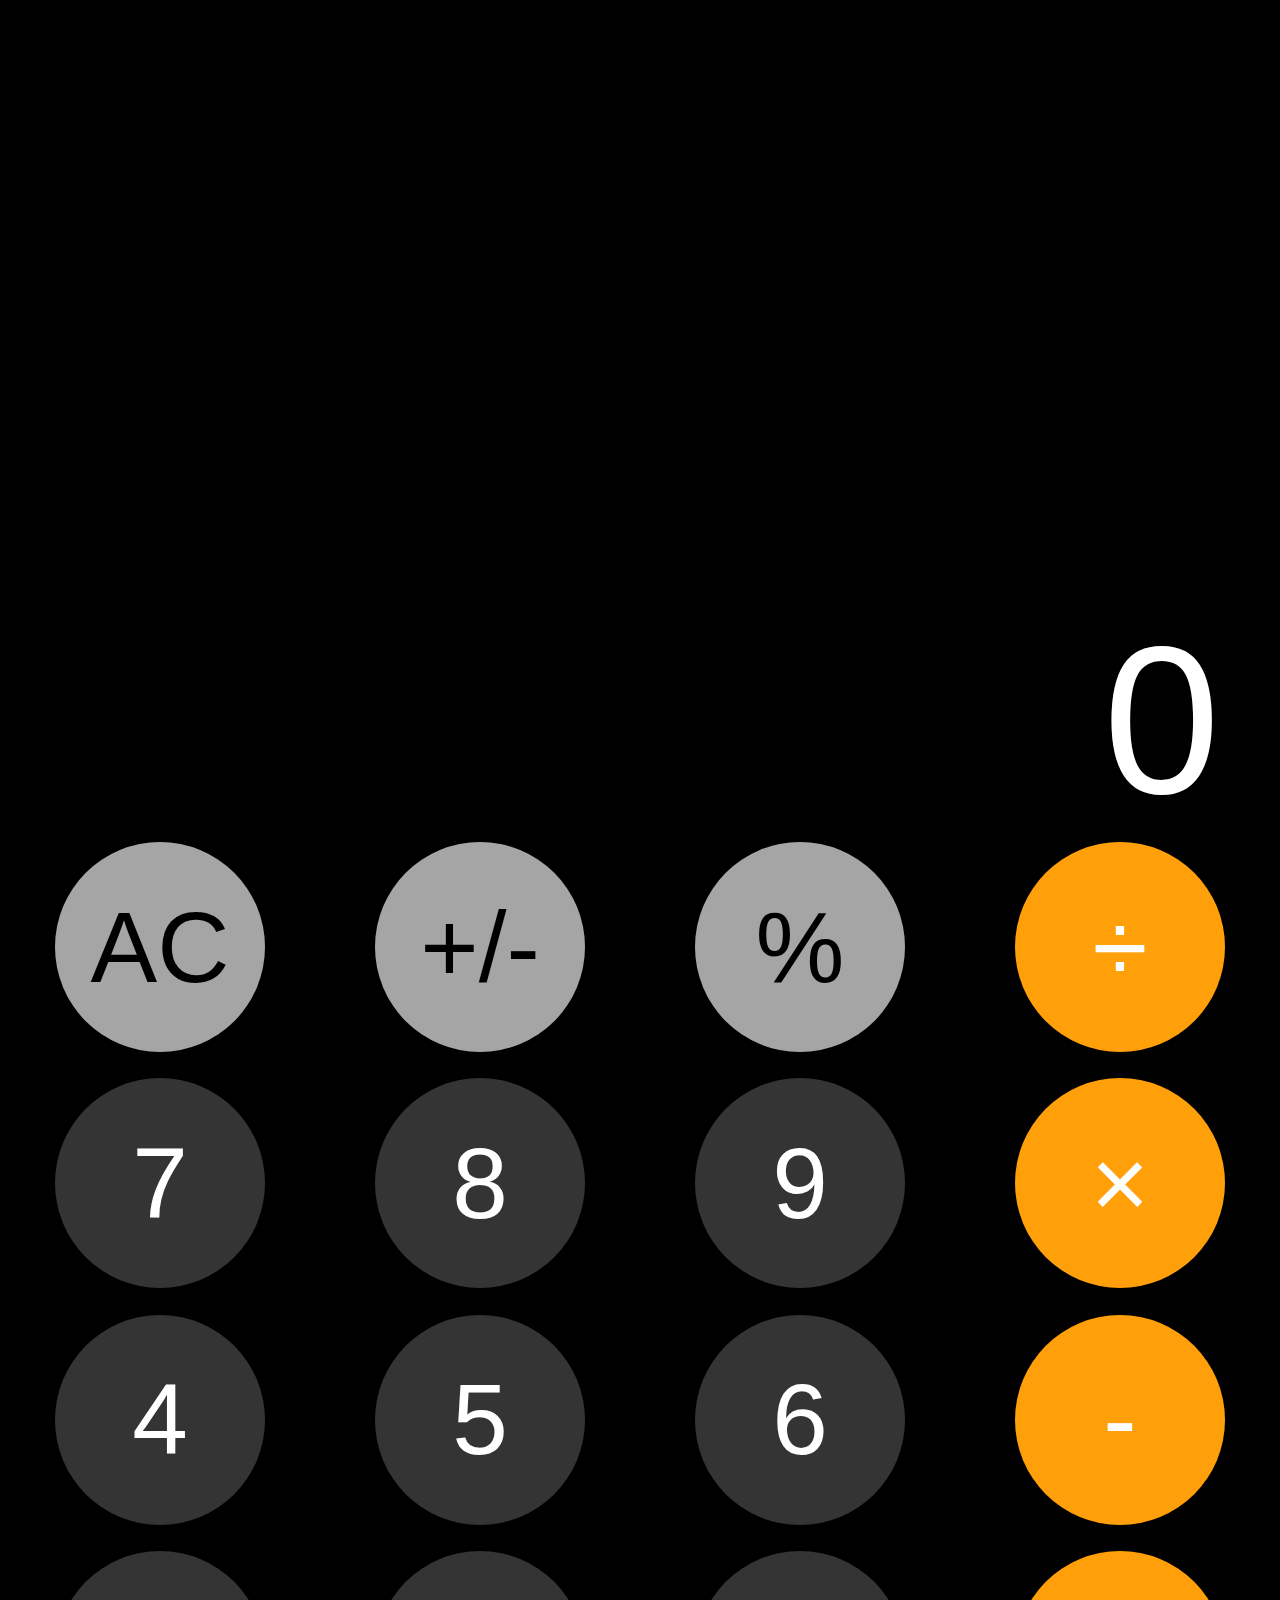
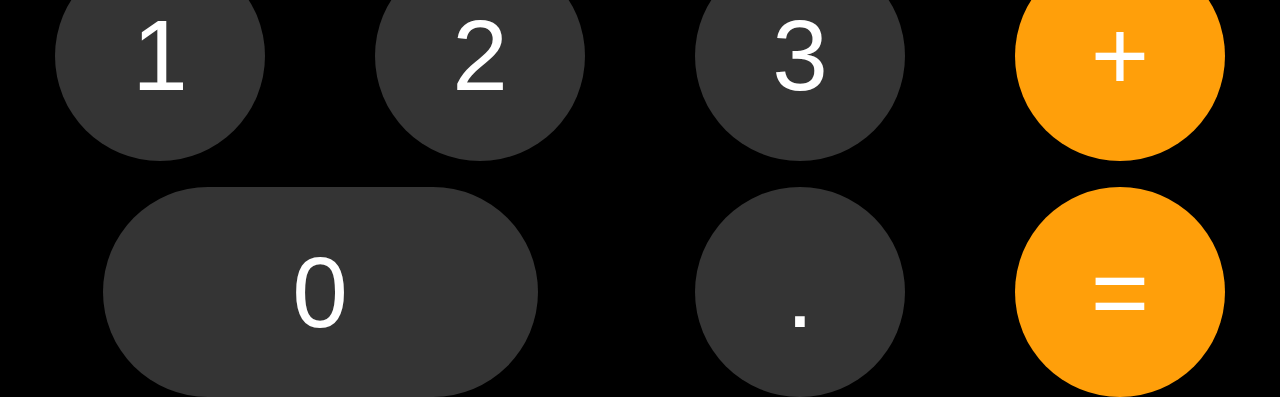
<file: iPhone Calculator/index.html>
<!DOCTYPE html>
<html>
    <head>
        <link rel="stylesheet" href="style.css">
    </head>

    <body>
        <div class="container">
            <div class="result">
                <span>0</span>
            </div>
            <div class="buttons">
                <button class="item item1 clear">AC</button>
                <button class="item item1 negative" value="+/-">+/-</button>
                <button class="item percent sign" value="%">%</button>
                <button class="item item3 sign" value="/">÷</button>
                <button class="item numbers" value="7">7</button>
                <button class="item numbers" value="8">8</button>
                <button class="item numbers" value="9">9</button>
                <button class="item item3 sign" value="x">×</button>
                <button class="item numbers" value="4">4</button>
                <button class="item numbers" value="5">5</button>
                <button class="item numbers" value="6">6</button>
                <button class="item item3 sign" value="-">-</button>
                <button class="item numbers" value="1">1</button>
                <button class="item numbers" value="2">2</button>
                <button class="item numbers" value="3">3</button>
                <button class="item item3 sign" value="+">+</button>
                <button class="item itemZero numbers" value="0">0</button>
                <button class="item dot" value=".">.</button>
                <button class="item item3 equals" value="=">=</button>
            </div>
        </div>
    

        <script src="index.js"></script>
    </body>

</html>
</file>
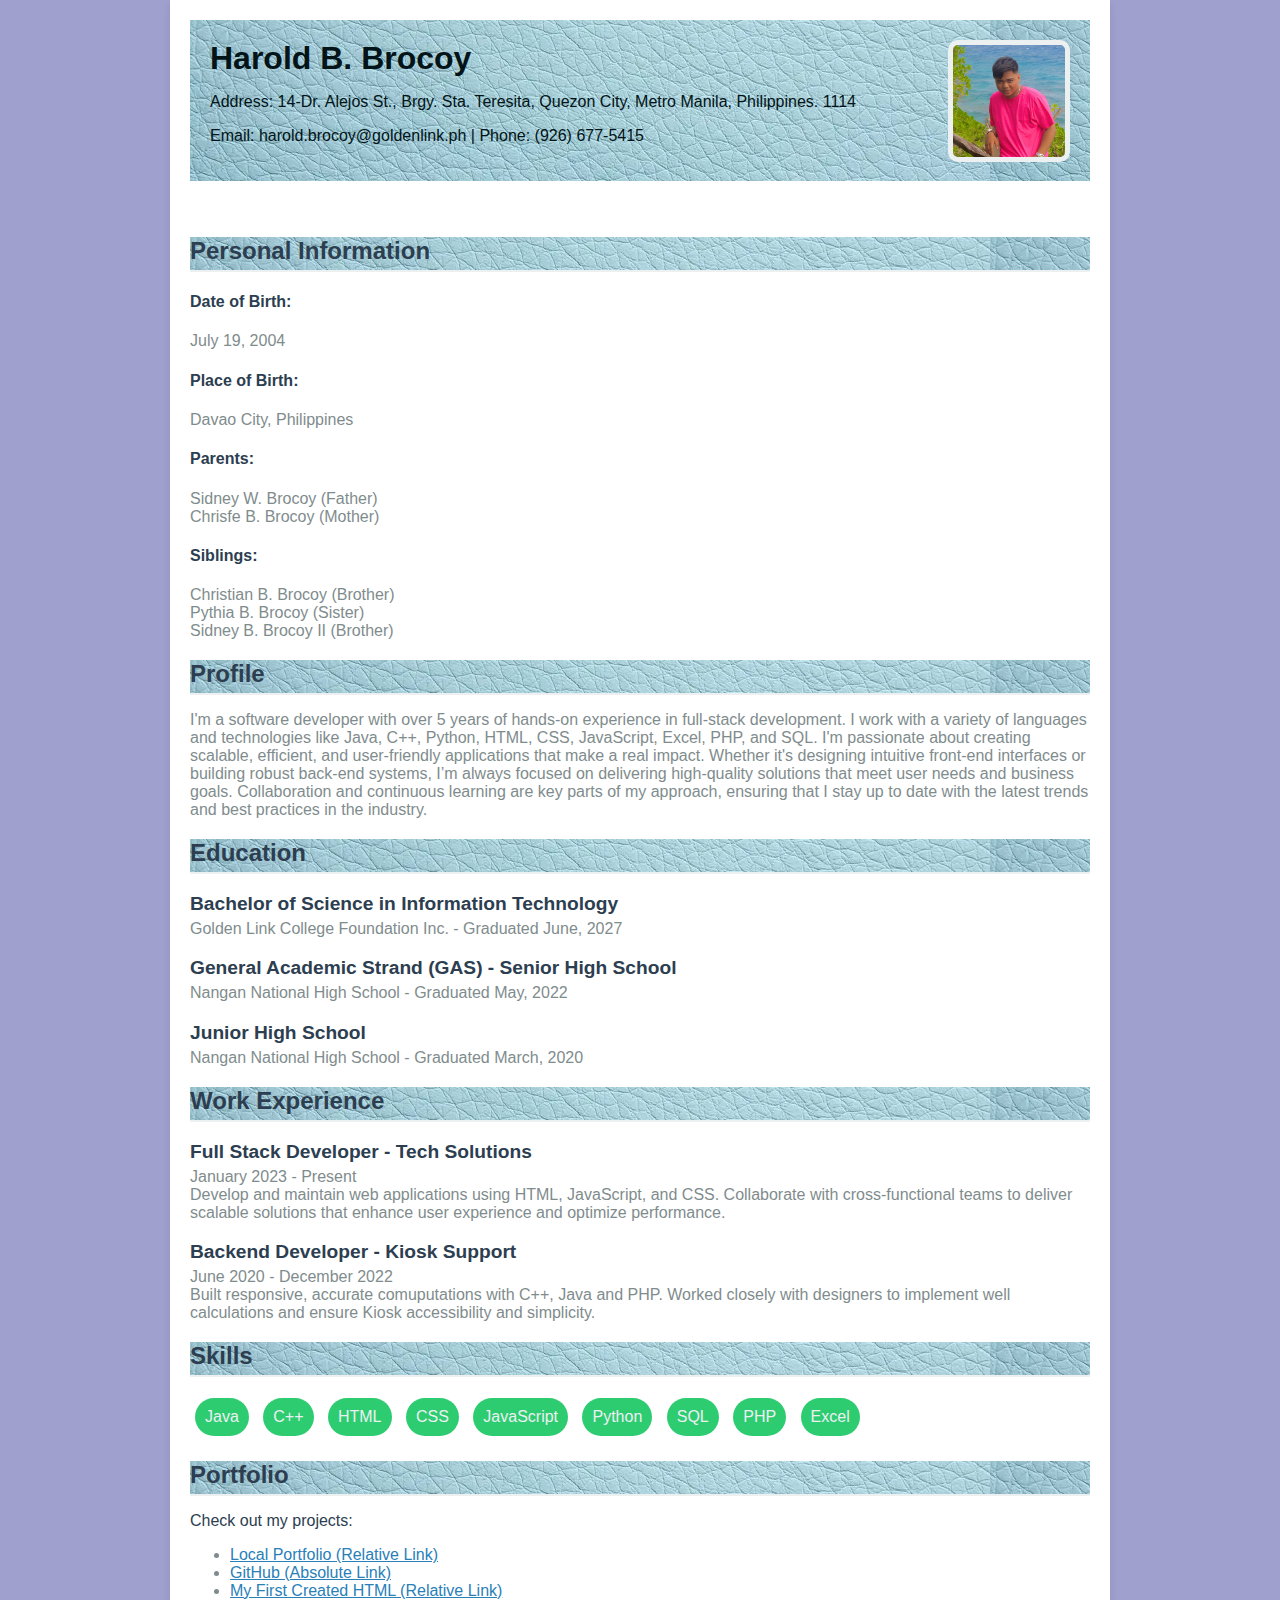
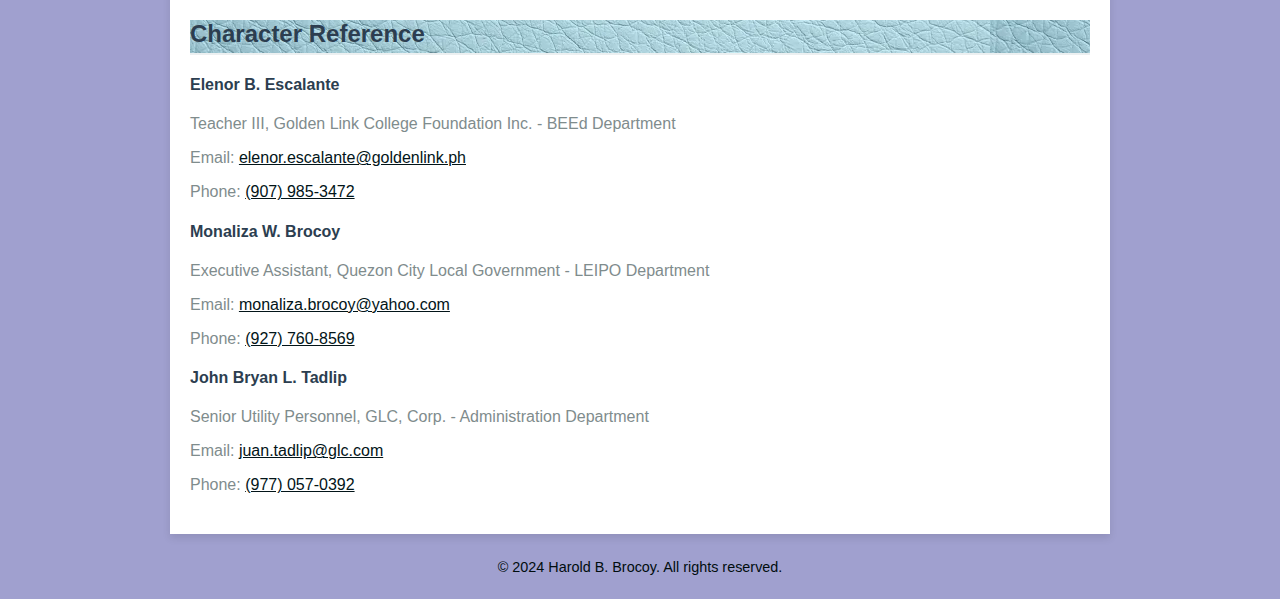
<file: Resume/index.html>
<!DOCTYPE html>
<html lang="en">
<head>
    <meta charset="UTF-8">
    <meta name="viewport" content="width=device-width, initial-scale=1.0">
    <title>Resume - Harold B. Brocoy</title>
    <style>
        body {
            font-family: Arial, sans-serif;
            margin: 0;
            padding: 0;
            background-color: #a0a0cf;
            color: #333;
        }
        .container {
            width: 80%;
            max-width: 900px;
            margin: 0 auto;
            background-color: #fff;
            box-shadow: 0 4px 8px rgba(0, 0, 0, 0.1);
            padding: 20px;
            position: relative;
        }
        header {
            background-image: url(bg.png);
            color: #ecf0f1;
            padding: 20px;
            text-align: left;
            position: relative;
        }
        header h1 {
            margin: 0;
        }
        .profile-photo {
            position: absolute;
            top: 20px;
            right: 20px;
            width: 112px;
            height: 112px;
            border-radius: 10px;
            border: 5px solid #ecf0f1;
            object-fit: cover;
        }
        .section-title {
            color: #2c3e50;
            margin-bottom: 10px;
            border-bottom: 2px solid #ecf0f1;
            padding-bottom: 5px;
        }
        .profile, .skills, .experience, .education, .personal-info, .portfolio, .character-reference {
            margin-bottom: 20px;
            color: #7f8c8d;
        }
        .profile p {
            font-size: 1.1em;
            line-height: 1.5em;
        }
        .skills ul {
            list-style-type: none;
            padding: 0;
        }
        .skills ul li {
            background-color: #2ecc71;
            color: white;
            display: inline-block;
            margin: 5px;
            padding: 10px;
            border-radius: 20px;
        }
        .experience-item, .education-item {
            margin-bottom: 15px;
        }
        .experience-item h3, .education-item h3 {
            margin-bottom: 5px;
            font-size: 1.2em;
        }
        .experience-item p, .education-item p {
            margin: 0;
            color: #7f8c8d;
        }
        footer {
            text-align: center;
            padding: 10px;
            background-color: #a0a0cf;
            font-size: 0.9em;
            color: #010d0e;
        }
    </style>
</head>
<body> 
    

    <div class="container">
        <header>
            <h1 style="color: #021418;">Harold B. Brocoy</h1>
            <p style="color: #021418;"> 
                Address: <a href="https://www.google.com/maps/place/14+Dr.Alejos,+Quezon+City,+1114+Metro+Manila/@14.620073,120.9975477,17z/data=!3m1!4b1!4m6!3m5!1s0x3397b6103a162abb:0x11a73593443b3ef8!8m2!3d14.620073!4d121.0001226!16s%2Fg%2F11g18vymw1?entry=ttu&g_ep=EgoyMDI0MDkxOC4xIKXMDSoASAFQAw%3D%3D" style="color: #021418; text-decoration: none;">14-Dr. Alejos St., Brgy. Sta. Teresita, Quezon City, Metro Manila, Philippines. 1114</a>
            </p>
            <p style="color: #021418;">
                Email: <a href="mailto:harold.brocoy@goldenlink.ph" style="color: #021418; text-decoration: none;">harold.brocoy@goldenlink.ph</a> |
                Phone: <a href="tel:+9266775415" style="color: #021418; text-decoration: none;">(926) 677-5415</a>
            </p>
            <img src="photo.jpg" alt="Profile Photo" class="profile-photo">
        </header>
        <br>
        <br>
        <section class="personal-info">
            <h2 class="section-title" style="background-image: url(bg.png);">Personal Information</h2>
            <h4 style="color: #2c3e50;">Date of Birth:</h4> 
            <p>
                July 19, 2004
            </p>
            <h4 style="color: #2c3e50;">Place of Birth:</h4> 
            <p>
                Davao City, Philippines
            </p>
            <h4 style="color: #2c3e50;">Parents:</h4> 
            <p>
                Sidney W. Brocoy (Father)
            <br>
                Chrisfe B. Brocoy (Mother)
            </p>
            <h4 style="color: #2c3e50;">Siblings:</h4> 
            <p>
                Christian B. Brocoy (Brother)
            <br>
                Pythia B. Brocoy (Sister)
            <br>
                Sidney B. Brocoy II (Brother)
            </p>
        </section>

        <section class="profile" ></section>
            <h2 class="section-title" style="background-image: url(bg.png);">Profile</h2>
            <p style="color: #7f8c8d;">I'm a software developer with over 5 years of hands-on experience in full-stack development. I work with a variety of languages and technologies like Java, C++, Python, HTML, CSS, JavaScript, Excel, PHP, and SQL. I'm passionate about creating scalable, efficient, and user-friendly applications that make a real impact. Whether it's designing intuitive front-end interfaces or building robust back-end systems, I’m always focused on delivering high-quality solutions that meet user needs and business goals. Collaboration and continuous learning are key parts of my approach, ensuring that I stay up to date with the latest trends and best practices in the industry.</p>
        </section>

        <section class="education">
            <h2 class="section-title" style="background-image: url(bg.png);">Education</h2>
            <div class="education-item">
                <h3 style="color: #2c3e50;">Bachelor of Science in Information Technology</h3>
                <p>Golden Link College Foundation Inc. - Graduated June, 2027</p>
                <h3 style="color: #2c3e50;">General Academic Strand (GAS) - Senior High School</h3>
                <p>Nangan National High School - Graduated May, 2022</p>
                <h3 style="color: #2c3e50;">Junior High School</h3>
                <p>Nangan National High School - Graduated March, 2020</p>
            </div>
        </section>

        <section class="experience">
            <h2 class="section-title" style="background-image: url(bg.png);">Work Experience</h2>

            <div class="experience-item">
                <h3 style="color: #2c3e50;">Full Stack Developer - Tech Solutions</h3>
                <p>January 2023 - Present</p>
                <p>Develop and maintain web applications using HTML, JavaScript, and CSS. Collaborate with cross-functional teams to deliver scalable solutions that enhance user experience and optimize performance.</p>
            </div>

            <div class="experience-item">
                <h3 style="color: #2c3e50;">Backend Developer - Kiosk Support</h3>
                <p>June 2020 - December 2022</p>
                <p>Built responsive, accurate comuputations with C++, Java and PHP. Worked closely with designers to implement well calculations and ensure Kiosk accessibility and simplicity.</p>
            </div>
        </section>

        <section class="skills">
            <h2 class="section-title" style="background-image: url(bg.png);">Skills</h2>
            <ul>
                <li> 
                    <a href="https://www.w3schools.com/java/default.asp" style="color: #ecf0f1; text-decoration: none;">Java</a> 
                </li>
                <li>
                    <a href="https://www.w3schools.com/cpp/default.asp" style="color: #ecf0f1; text-decoration: none;">C++</a> 
                </li>
                <li>
                    <a href="https://www.w3schools.com/html/default.asp" style="color: #ecf0f1; text-decoration: none;">HTML</a>
                </li>
                <li>
                    <a href="https://www.w3schools.com/css/default.asp" style="color: #ecf0f1; text-decoration: none;">CSS</a>
                </li>
                <li>
                    <a href="https://www.w3schools.com/js/default.asp" style="color: #ecf0f1; text-decoration: none;">JavaScript</a>
                </li>
                <li>
                    <a href="https://www.w3schools.com/python/default.asp" style="color: #ecf0f1; text-decoration: none;">Python</a>
                </li>
                <li>
                    <a href="https://www.w3schools.com/sql/default.asp" style="color: #ecf0f1; text-decoration: none;">SQL</a>
                </li>
                <li>
                    <a href="https://www.w3schools.com/php/default.asp" style="color: #ecf0f1; text-decoration: none;">PHP</a>
                </li>
                <li>
                    <a href="https://www.w3schools.com/excel/index.php" style="color: #ecf0f1; text-decoration: none;">Excel</a>
                </li>
            </ul>
        </section>

        <section class="portfolio">
            <h2 class="section-title" style="background-image: url(bg.png);">Portfolio</h2>
            <p style="color: #2c3e50;">Check out my projects:</p>
            <ul>
                <li><a href="Portfolio/index.html" style="color: #2980b9;">Local Portfolio (Relative Link)</a></li>
                <li><a href="https://github.com/haro1907" style="color: #2980b9;">GitHub (Absolute Link)</a></li>
                <li><a href="Calculator/index.html" style="color: #2980b9;">My First Created HTML (Relative Link)</a></li>
            </ul>
        </section>

        <section class="character-reference">
            <h2 class="section-title" style="background-image: url(bg.png);">Character Reference</h2>

            <h4 style="color: #2c3e50;">Elenor B. Escalante</h4>
            <p>Teacher III, Golden Link College Foundation Inc. - BEEd Department</p>
            <p>Email: <a href="mailto:elenor.escalante@goldenlink.ph" style="color: #021418;">elenor.escalante@goldenlink.ph</a></p>
            <p>Phone: <a href="tel:+9079853472" style="color: #021418;">(907) 985-3472</a></p>

            <h4 style="color: #2c3e50;">Monaliza W. Brocoy</h4>
            <p>Executive Assistant, Quezon City Local Government - LEIPO Department</p>
            <p>Email: <a href="mailto:monaliza.brocoy@yahoo.com" style="color: #021418;">monaliza.brocoy@yahoo.com</a></p>
            <p>Phone: <a href="tel:+9277608569" style="color: #021418;">(927) 760-8569</a></p>

            <h4 style="color: #2c3e50;">John Bryan L. Tadlip</h4>
            <p>Senior Utility Personnel, GLC, Corp. - Administration Department</p>
            <p>Email: <a href="mailto:juan.tadlip@glc.com" style="color: #021418;">juan.tadlip@glc.com</a></p>
            <p>Phone: <a href="tel:+9770570392" style="color: #021418;">(977) 057-0392</a></p>
            
        </section>
    </div>

    <footer>
        <p>&copy; 2024 Harold B. Brocoy. All rights reserved.</p>
    </footer>

</body>
</html>
</file>
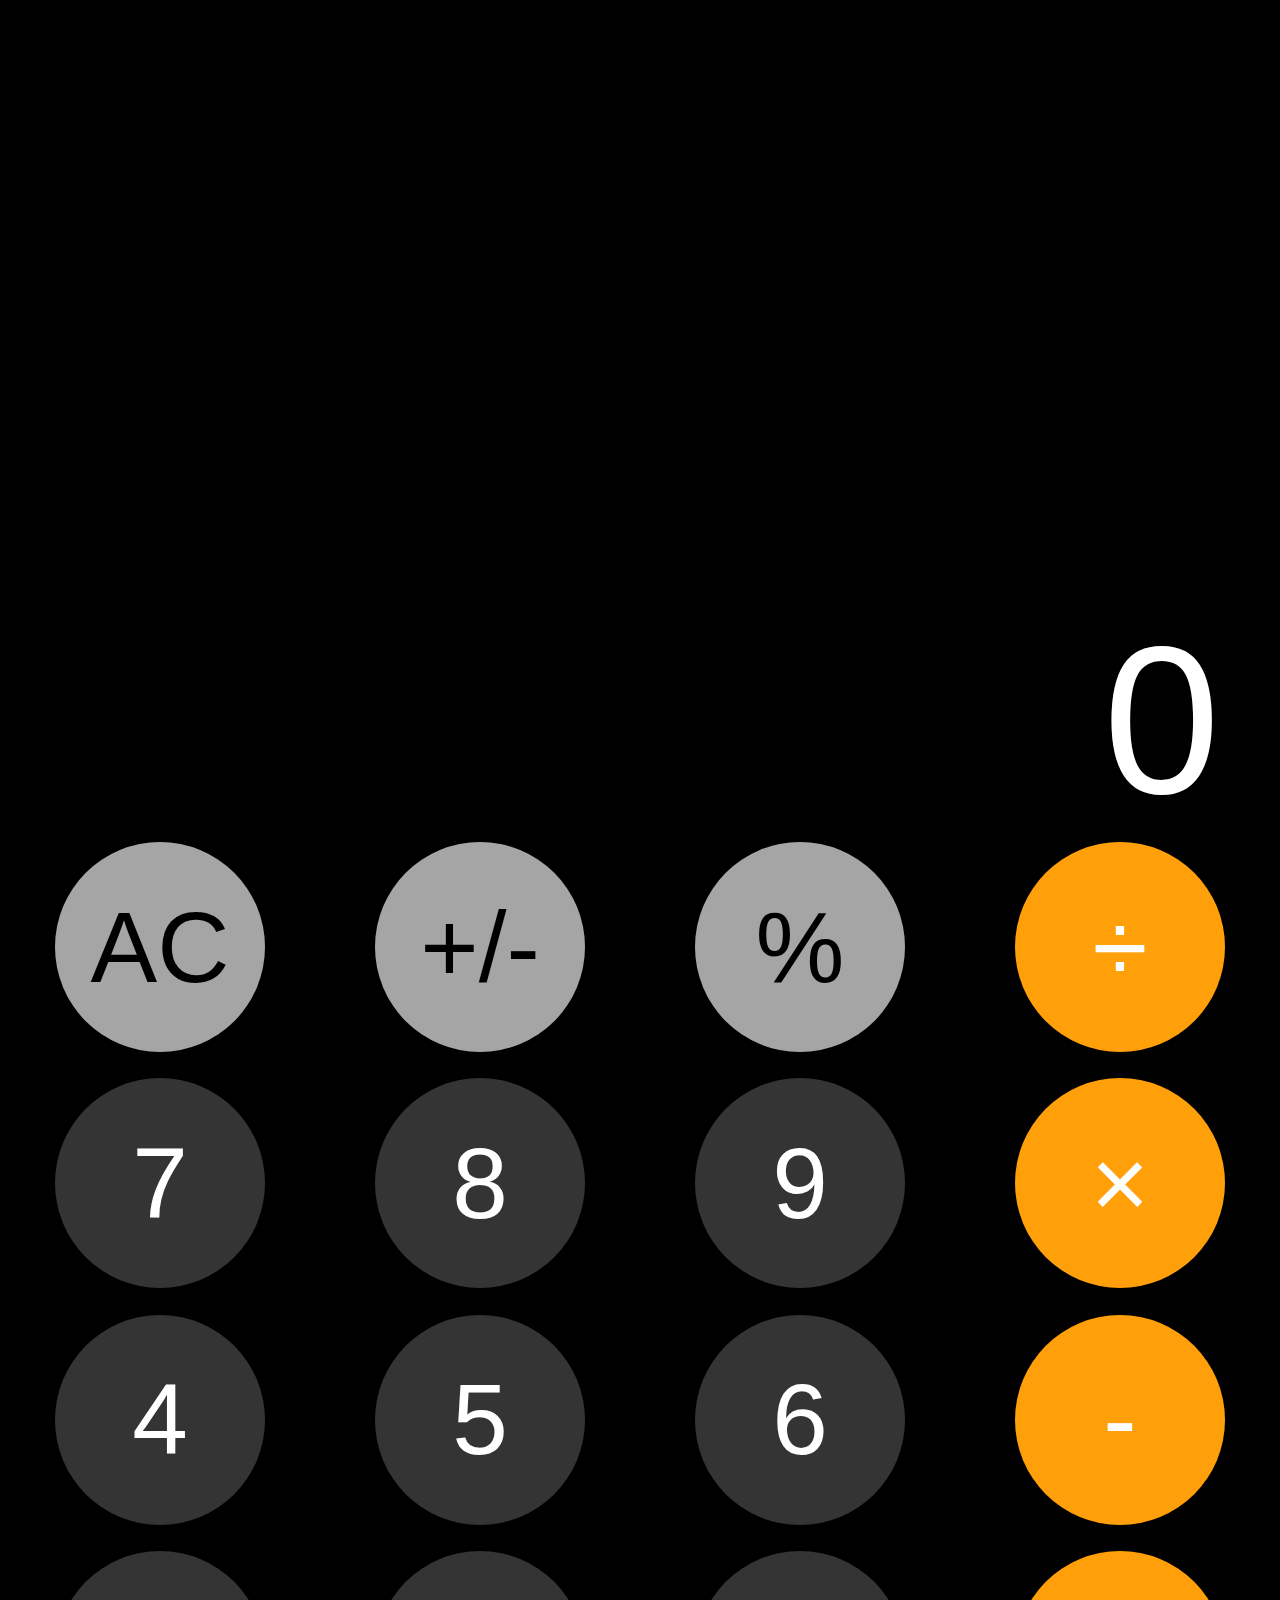
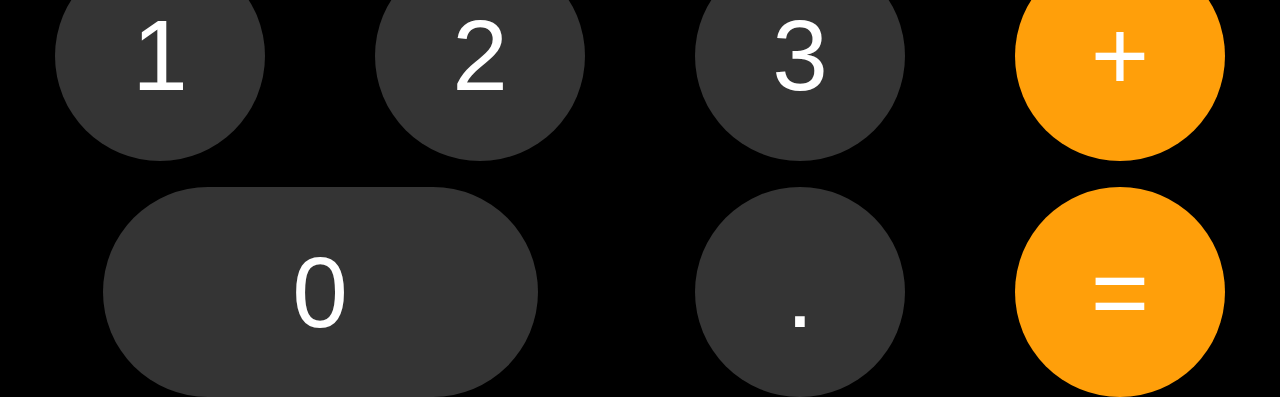
<file: Resume/Calculator/index.html>
<!DOCTYPE html>
<html>
    <head>
        <link rel="stylesheet" href="style.css">
    </head>

    <body>
        <div class="container">
            <div class="result">
                <span>0</span>
            </div>
            <div class="buttons">
                <button class="item item1 clear">AC</button>
                <button class="item item1 negative" value="+/-">+/-</button>
                <button class="item percent sign" value="%">%</button>
                <button class="item item3 sign" value="/">÷</button>
                <button class="item numbers" value="7">7</button>
                <button class="item numbers" value="8">8</button>
                <button class="item numbers" value="9">9</button>
                <button class="item item3 sign" value="x">×</button>
                <button class="item numbers" value="4">4</button>
                <button class="item numbers" value="5">5</button>
                <button class="item numbers" value="6">6</button>
                <button class="item item3 sign" value="-">-</button>
                <button class="item numbers" value="1">1</button>
                <button class="item numbers" value="2">2</button>
                <button class="item numbers" value="3">3</button>
                <button class="item item3 sign" value="+">+</button>
                <button class="item itemZero numbers" value="0">0</button>
                <button class="item dot" value=".">.</button>
                <button class="item item3 equals" value="=">=</button>
            </div>
        </div>
    

        <script src="index.js"></script>
    </body>

</html>
</file>
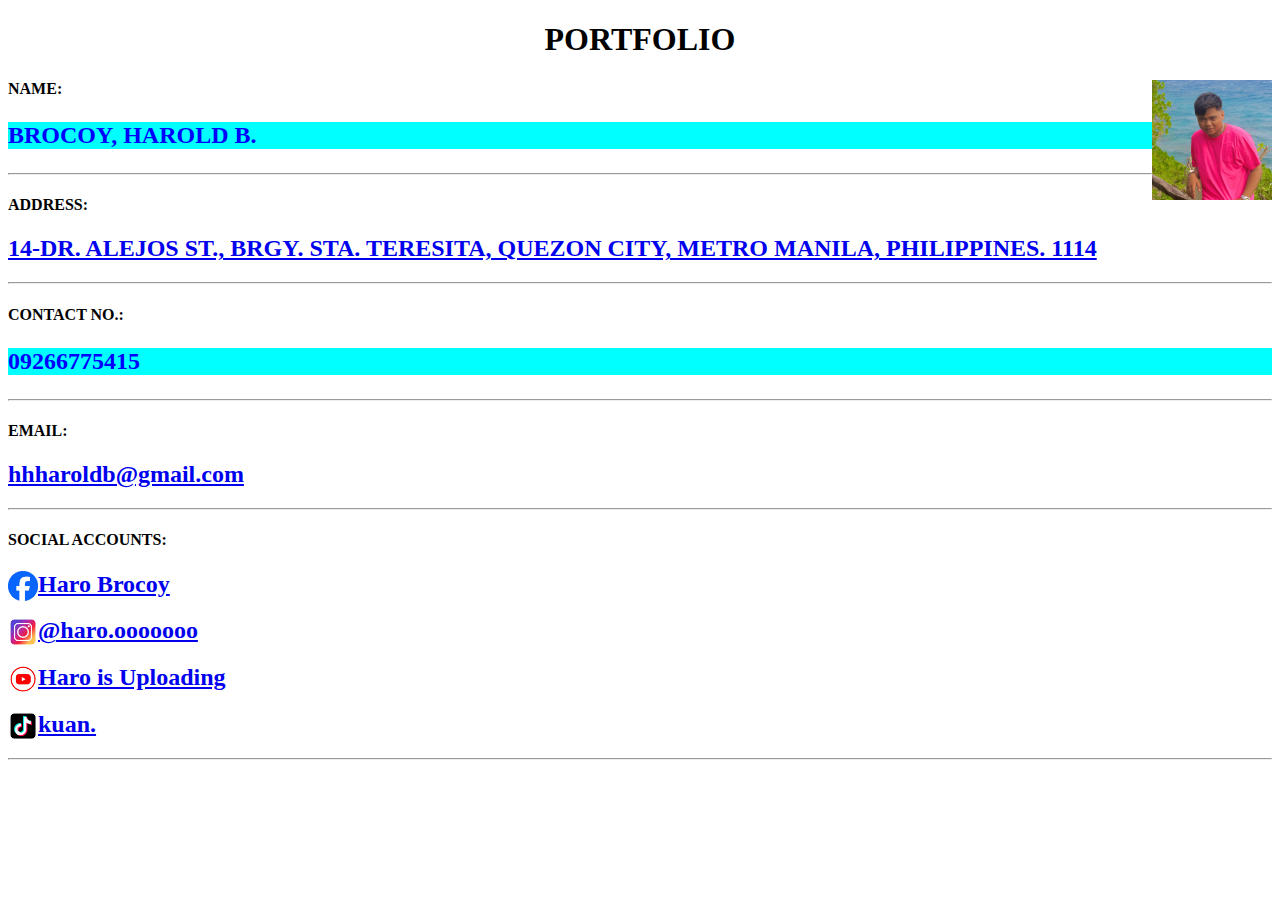
<file: Resume/Portfolio/index.html>
<!DOCTYPE html>
<html lang="en">
<head>
    <meta charset="UTF-8">
    <meta name="viewport" content="width=device-width, initial-scale=1.0">
    <title>MY PORTFOLIO (HAROLD B. BROCOY) </title>
    <style>
        p {
            background-color: aqua;
        }
        h1 {
            text-align: center;
        }
    </style>
</head>
<body>

    <h1> PORTFOLIO </h1> 
    <div>
        
        <img align="right" src="photo.jpg" alt="Harold B. Brocoy" width="120" height="120">  

        <h4> NAME: </h4> 
        <h2> 
            <p style= "color:blue"> BROCOY, HAROLD B. </p>
        </h2>

        <hr>

        <h4> ADDRESS: </h4>
        <h2> 
            <a href="https://www.google.com/maps/place/14+Dr.Alejos,+Quezon+City,+1114+Metro+Manila/@14.620073,120.9975477,17z/data=!3m1!4b1!4m6!3m5!1s0x3397b6103a162abb:0x11a73593443b3ef8!8m2!3d14.620073!4d121.0001226!16s%2Fg%2F11g18vymw1?entry=ttu&g_ep=EgoyMDI0MDkxOC4xIKXMDSoASAFQAw%3D%3D">14-DR. ALEJOS ST., BRGY. STA. TERESITA, QUEZON CITY, METRO MANILA, PHILIPPINES. 1114</a>
        </h2>

        <hr>

        <h4> CONTACT NO.: </h4>
        <h2> 
           <p style= "color:blue"> 09266775415 </p> 
        </h2>

        <hr>

        <h4> EMAIL: </h4>
        <h2> 
            <a href="hhharoldb@gmail.com">hhharoldb@gmail.com</a> 
        </h2>

        <hr>

        <h4> SOCIAL ACCOUNTS: </h4>
        <h2> 
            <img align="left" src="fb.png" alt="Facebook" width="30" height="30">
            <a href="https://www.facebook.com/.hahahahaR0LL3D?mibextid=kFxxJD">Haro Brocoy</a> 
        </h2>
        <h2> 
            <img align="left" src="insta.png" alt="Instagram" width="30" height="30">
            <a href="https://www.instagram.com/haro.ooooooo?igsh=MWxpNTc5cG4wdW42Nw%3D%3D&utm_source=qr">@haro.ooooooo</a> 
        </h2>
        <h2> 
            <img align="left" src="yt.png" alt="YouTube" width="30" height="30">
            <a href="https://youtube.com/@haroisuploading3843?si=Q70DwUT_63TpSDaS">Haro is Uploading</a> 
        </h2>
        <h2> 
            <img align="left" src="tiktok.png" alt="TikTok" width="30" height="30">
            <a href="https://www.tiktok.com/@haro.ooooooo?_t=8pxIccfhtDM&_r=1">kuan.</a> 
        </h2>
    </div>

    <hr>

</body>
</html>
</file>
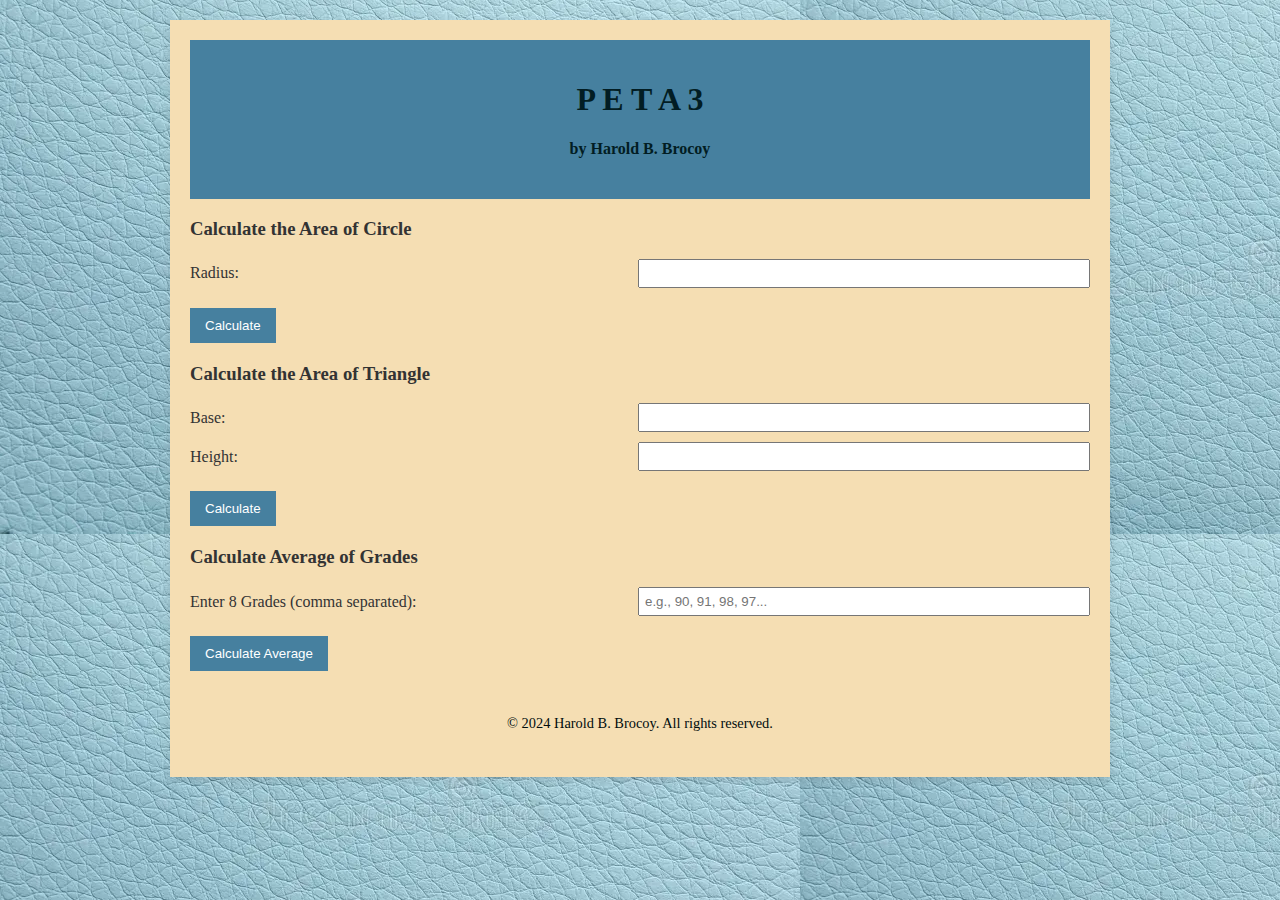
<file: WEB/peta3.html>
<!DOCTYPE html>
<html lang="en">
<head>
    <meta charset="UTF-8">
    <meta name="viewport" content="width=device-width, initial-scale=1.0">
    <title>PETA 3 - Harold B. Brocoy</title>
    
    <style>
        /* css - designs and appearance */
        body {
            background-image: url(bg.png);
            color: #333;
            margin: 0;
            padding: 0;
        }

        .container {
            max-width: 900px;
            margin: 20px auto;
            background-color: wheat;
            padding: 20px;
            box-shadow: 0 4px 8px rgba(0, 0, 0, 0.1);
        }

        header {
            background-color: rgb(70, 128, 159);
            color: #021d23;
            text-align: center;
            padding: 20px;
        }

        footer {
            text-align: center;
            padding: 10px;
            background-color: wheat;
            font-size: 0.9em;
            color: #010d0e;
        }

        /* box for forms, aligned--right */
        form {
            margin-bottom: 20px;
        }

        .form-group {
            display: flex;
            justify-content: space-between;
            align-items: center;
            margin-bottom: 10px;
        }

        label {
            flex: 1;
            margin-right: 10px;
            text-align: left;
        }

        input[type="number"], input[type="text"] {
            flex: 1;
            padding: 5px;
            width: 100%;
        }

        input[type="submit"] {
            margin-top: 10px;
            padding: 10px 15px;
            background-color: rgb(70, 128, 159);
            color: white;
            border: none;
            cursor: pointer;
        }

        input[type="submit"]:hover {
            background-color: rgb(50, 100, 130);
        }
    </style>
</head>
<body>
    <div class="container">
        <header>
            <h1>P E T A 3</h1>
            <h4>by Harold B. Brocoy</h4>
        </header>

        <!-- Form to input and calculate the area of circle -->
        <h3>Calculate the Area of Circle</h3>
        <form id="circleForm">
            <div class="form-group">
                <label for="radius">Radius:</label>
                <input type="number" id="radius" required>
            </div>
            <input type="submit" value="Calculate">
            <p style="text-align: right" id="circleResult"></p> <!-- Displays the result -->
        </form>

        <!-- Form to input and calculate the area of triangle -->
        <h3>Calculate the Area of Triangle</h3>
        <form id="triangleForm">
            <div class="form-group">
                <label for="base">Base:</label>
                <input type="number" id="base" required>
            </div>
            <div class="form-group">
                <label for="height">Height:</label>
                <input type="number" id="height" required>
            </div>
            <input type="submit" value="Calculate">
            <p style="text-align: right" id="triangleResult"></p> <!-- Displays the result -->
        </form>

        <!-- Form to input and calculate the average of grades -->
        <h3>Calculate Average of Grades</h3>
        <form id="averageForm">
            <div class="form-group">
                <label for="gradesInput">Enter 8 Grades (comma separated):</label>
                <input type="text" id="gradesInput" placeholder="e.g., 90, 91, 98, 97..." required>
            </div>
            <input type="submit" value="Calculate Average">
            <p style="text-align: right" id="averageResult"></p> <!-- Displays the average result -->
        </form>

        <!-- Footer section -->
        <footer>
            <p>&copy; 2024 Harold B. Brocoy. All rights reserved.</p>
        </footer>
    </div>

    <script>
        // Circle area calculation
        document.getElementById('circleForm').addEventListener('submit', function(e) {
            e.preventDefault(); // Prevent form submission
            const radius = parseFloat(document.getElementById('radius').value);
            const area = Math.PI * radius * radius; // Formula for circle area
            document.getElementById('circleResult').innerText = `Area of Circle: ${area.toFixed(2)}`;
        });

        // Triangle area calculation
        document.getElementById('triangleForm').addEventListener('submit', function(e) {
            e.preventDefault(); // Prevent form submission
            const base = parseFloat(document.getElementById('base').value);
            const height = parseFloat(document.getElementById('height').value);
            const area = 0.5 * base * height; // Formula for triangle area
            document.getElementById('triangleResult').innerText = `Area of Triangle: ${area.toFixed(2)}`;
        });

        // Average calculation for user input
        document.getElementById('averageForm').addEventListener('submit', function(e) {
            e.preventDefault(); // Prevent form submission
            const gradesInput = document.getElementById('gradesInput').value; 
            const gradesArray = gradesInput.split(',').map(Number); 

            if (gradesArray.length !== 8 || gradesArray.some(isNaN)) {
                alert('Please enter exactly 8 valid numbers.');
                return;
            }

            const average = gradesArray.reduce((a, b) => a + b, 0) / gradesArray.length; // Calculate average
            document.getElementById('averageResult').innerText = `Average: ${average.toFixed(2)}`; // Display result
        });
    </script>
</body>
</html>
</file>
<file: iPhone Calculator/style.css>
* {
    padding: 0;
    margin: 0;
}

html, body #fullheight {
    min-height: 100% !important;
    height: 100%;
    font-family: Arial, Helvetica, sans-serif;
    background-color: black;
}

.container {
    height: 100%;
    background-color: black;
}

.result {
    display: flex;
    justify-content: flex-end;
    align-items: flex-end;
    color: white;
    height: 39%;
}

.result span {
    margin-top: 600px;
    margin-right: 60px;
    font-size: 210px;
    justify-self: flex-end;
}

.buttons {
    width: 100%;
    height: 60%;
    background-color: black;
    display: grid;
    grid-template-columns: 25% 25% 25% 25%;
    grid-template-rows: 20% 25% 20% 25%;
}

.item {
    display: flex;
    justify-content: center;
    align-items: center;
    font-size: 100px;
    color: white;
    border-radius: 100%;
    width: 210px;
    height: 210px;
    padding: 10px;
    cursor: pointer;
    align-self: center;
    justify-self: center;
}

.percent {
    background-color: #A5A5A5;
    border: none;
    color: black;
}

.item1 {
    background-color: #A5A5A5;
    border: none;
}

.item3 {
    background-color: #FF9F0A;
    border: none;
}

.numbers, .dot {
    background-color: #343434;
    border: none;
}

.negative, .clear {
    color: black;
}

.itemZero {
    background-color: #343434;
    width: 435px;
    border-radius: 135px;
    grid-column: span 2;
    border: none;
}

.selectedSigh {
    background-color: white;
    color: #FF9F0A;
}

.changedStyles {
    font-size: 10px;
}
</file>
<file: Resume/Calculator/style.css>
* {
    padding: 0;
    margin: 0;
}

html, body #fullheight {
    min-height: 100% !important;
    height: 100%;
    font-family: Arial, Helvetica, sans-serif;
    background-color: black;
}

.container {
    height: 100%;
    background-color: black;
}

.result {
    display: flex;
    justify-content: flex-end;
    align-items: flex-end;
    color: white;
    height: 39%;
}

.result span {
    margin-top: 600px;
    margin-right: 60px;
    font-size: 210px;
    justify-self: flex-end;
}

.buttons {
    width: 100%;
    height: 60%;
    background-color: black;
    display: grid;
    grid-template-columns: 25% 25% 25% 25%;
    grid-template-rows: 20% 25% 20% 25%;
}

.item {
    display: flex;
    justify-content: center;
    align-items: center;
    font-size: 100px;
    color: white;
    border-radius: 100%;
    width: 210px;
    height: 210px;
    padding: 10px;
    cursor: pointer;
    align-self: center;
    justify-self: center;
}

.percent {
    background-color: #A5A5A5;
    border: none;
    color: black;
}

.item1 {
    background-color: #A5A5A5;
    border: none;
}

.item3 {
    background-color: #FF9F0A;
    border: none;
}

.numbers, .dot {
    background-color: #343434;
    border: none;
}

.negative, .clear {
    color: black;
}

.itemZero {
    background-color: #343434;
    width: 435px;
    border-radius: 135px;
    grid-column: span 2;
    border: none;
}

.selectedSigh {
    background-color: white;
    color: #FF9F0A;
}

.changedStyles {
    font-size: 10px;
}
</file>
